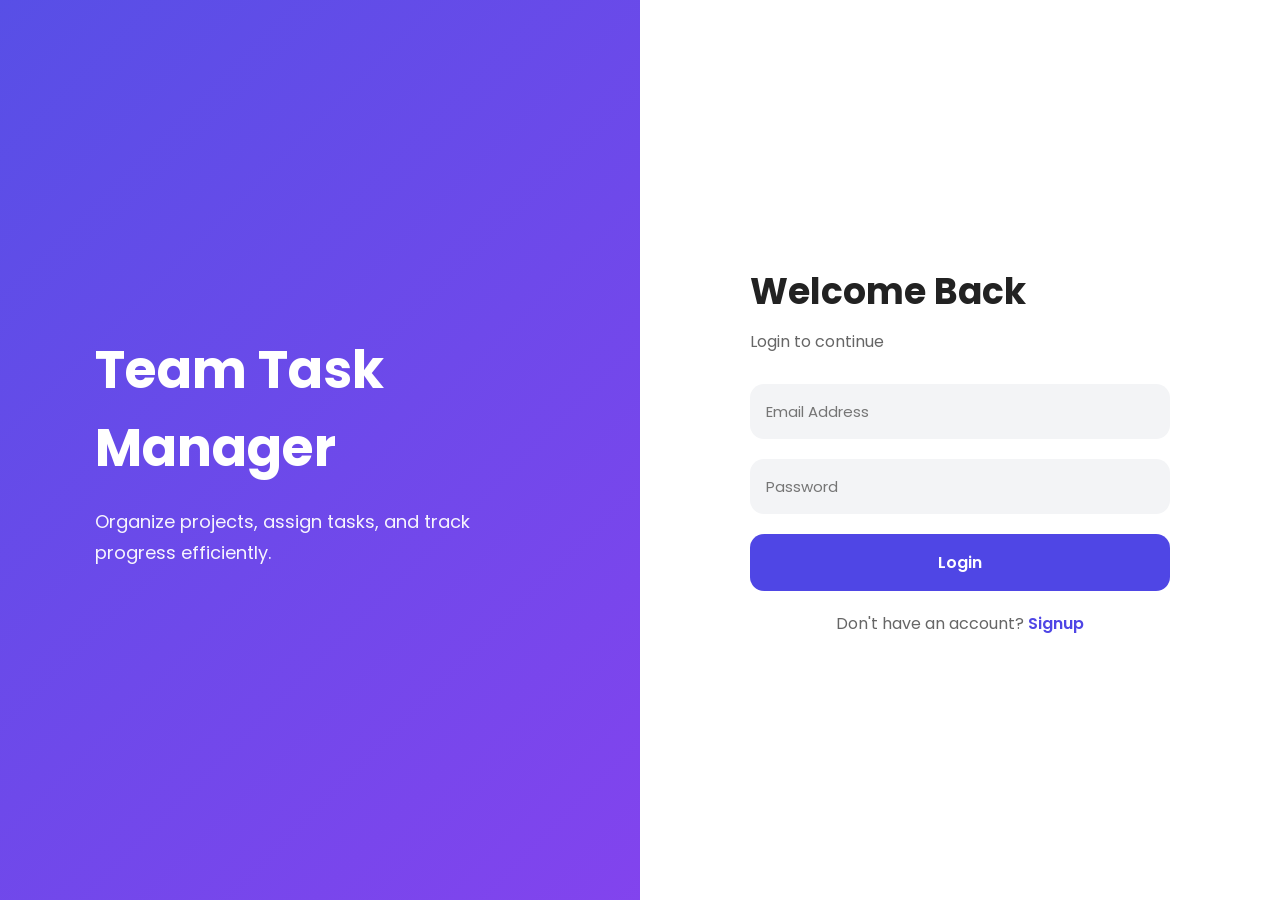
<file: TaskManager/target/classes/static/index.html>
<!DOCTYPE html>
<html lang="en">

<head>

    <meta charset="UTF-8">

    <meta name="viewport"
    content="width=device-width, initial-scale=1.0">

    <title>Team Task Manager</title>

    <link rel="stylesheet" href="style.css">

    <link href="https://fonts.googleapis.com/css2?family=Poppins:wght@300;400;500;600;700&display=swap"
    rel="stylesheet">

</head>

<body>

<div class="container">

    <div class="navbar">

        <div class="logo">
            Team Task Manager
        </div>

        <div class="user-info">

            <span id="username"></span>

            <span id="roleBadge"></span>

            <button onclick="logout()">
                Logout
            </button>

        </div>

    </div>

    <div class="header">

        <h1>
            Team Task Manager
        </h1>

        <p>
            Manage projects, assign tasks,
            and track team progress efficiently
        </p>

    </div>

    <div class="task-form">

        <div class="form-grid">

            <input type="text"
            id="title"
            placeholder="Task Title">

            <input type="text"
            id="project"
            placeholder="Project Name">

            <input type="text"
            id="assignedTo"
            placeholder="Assign To">

            <input type="date"
            id="dueDate">

        </div>

        <textarea
        id="description"
        placeholder="Task Description"></textarea>

        <button onclick="addTask()">
            Create Task
        </button>

    </div>

    <div id="taskList"
    class="task-grid"></div>

</div>

<script src="script.js"></script>

</body>
</html>
</file>
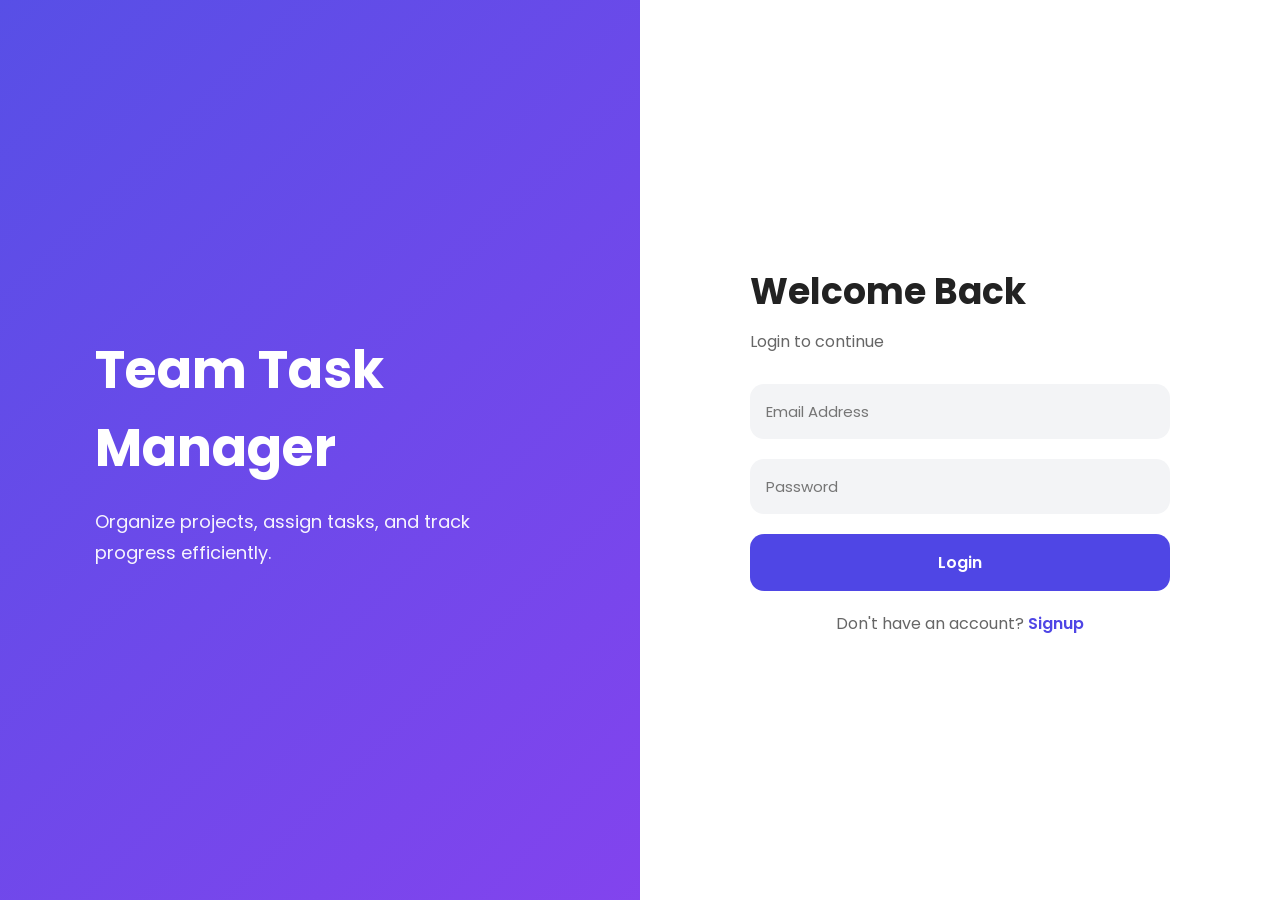
<file: TaskManager/target/classes/static/login.html>
<!DOCTYPE html>
<html lang="en">

<head>

    <meta charset="UTF-8">

    <meta name="viewport"
    content="width=device-width, initial-scale=1.0">

    <title>Login | Team Task Manager</title>

    <link rel="stylesheet" href="auth.css">

    <link href="https://fonts.googleapis.com/css2?family=Poppins:wght@300;400;500;600;700&display=swap"
    rel="stylesheet">

</head>

<body>

<div class="auth-container">

    <div class="left-panel">

        <div class="overlay">

            <h1>
                Team Task Manager
            </h1>

            <p>
                Organize projects, assign tasks,
                and track progress efficiently.
            </p>

        </div>

    </div>

    <div class="right-panel">

        <div class="auth-card">

            <h2>Welcome Back</h2>

            <p class="subtitle">
                Login to continue
            </p>

            <input type="email"
            id="loginEmail"
            placeholder="Email Address">

            <input type="password"
            id="loginPassword"
            placeholder="Password">

            <button onclick="login()">
                Login
            </button>

            <div class="bottom-link">

                Don't have an account?

                <a href="signup.html">
                    Signup
                </a>

            </div>

        </div>

    </div>

</div>

<script src="auth.js"></script>

</body>
</html>
</file>
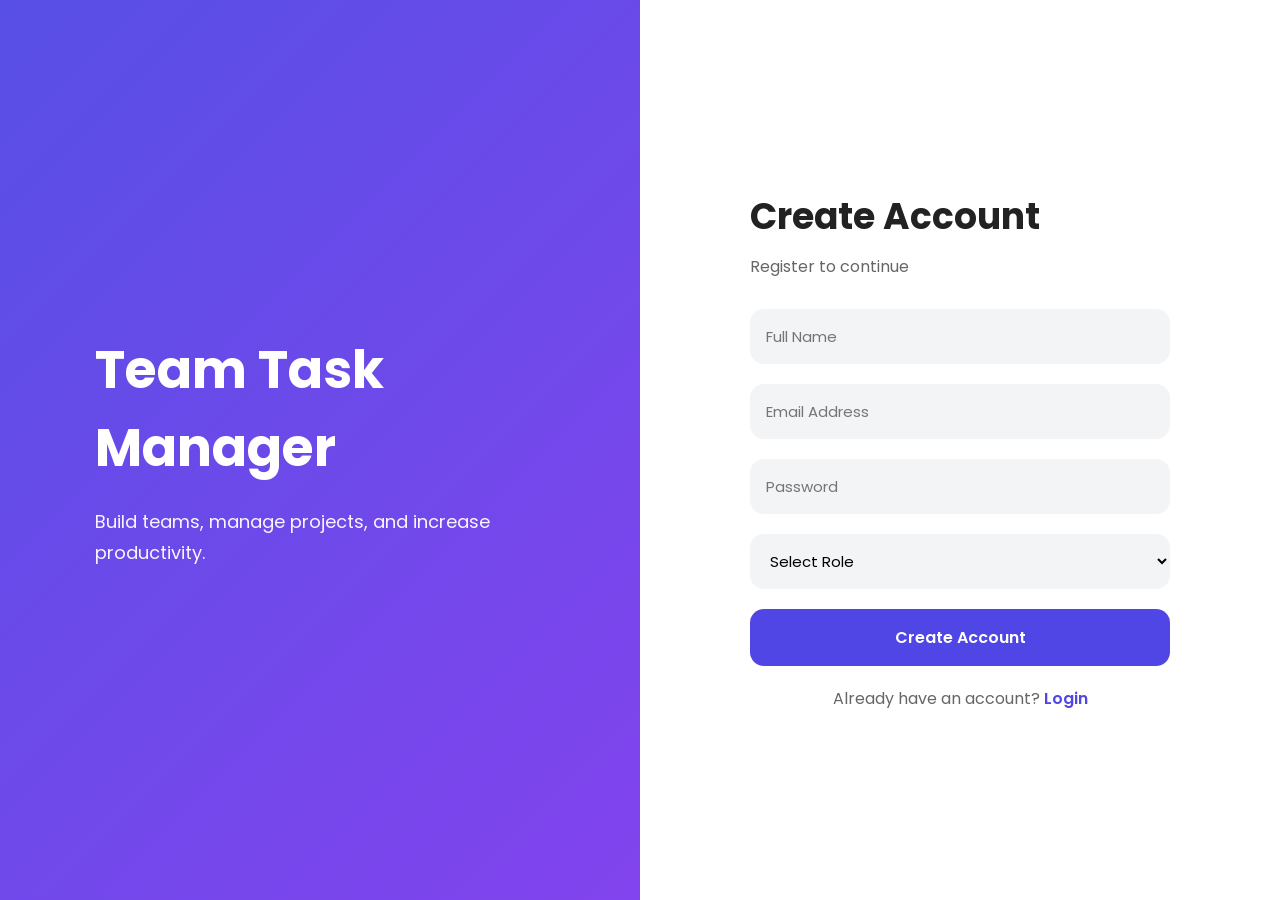
<file: TaskManager/target/classes/static/signup.html>
<!DOCTYPE html>
<html lang="en">

<head>

    <meta charset="UTF-8">

    <meta name="viewport"
    content="width=device-width, initial-scale=1.0">

    <title>Signup | Team Task Manager</title>

    <link rel="stylesheet" href="auth.css">

    <link href="https://fonts.googleapis.com/css2?family=Poppins:wght@300;400;500;600;700&display=swap"
    rel="stylesheet">

</head>

<body>

<div class="auth-container">

    <div class="left-panel">

        <div class="overlay">

            <h1>
                Team Task Manager
            </h1>

            <p>
                Build teams, manage projects,
                and increase productivity.
            </p>

        </div>

    </div>

    <div class="right-panel">

        <div class="auth-card">

            <h2>Create Account</h2>

            <p class="subtitle">
                Register to continue
            </p>

            <input type="text"
            id="name"
            placeholder="Full Name">

            <input type="email"
            id="email"
            placeholder="Email Address">

            <input type="password"
            id="password"
            placeholder="Password">

            <select id="role">

                <option value="">
                    Select Role
                </option>

                <option value="ADMIN">
                    ADMIN
                </option>

                <option value="MEMBER">
                    MEMBER
                </option>

            </select>

            <button onclick="signup()">
                Create Account
            </button>

            <div class="bottom-link">

                Already have an account?

                <a href="login.html">
                    Login
                </a>

            </div>

        </div>

    </div>

</div>

<script src="auth.js"></script>

</body>
</html>
</file>
<file: TaskManager/target/classes/static/style.css>
*{
    margin:0;
    padding:0;
    box-sizing:border-box;
    font-family:'Poppins',sans-serif;
}

body{
    background:linear-gradient(135deg,#4f46e5,#7c3aed);
    min-height:100vh;
    padding:40px;
}

.container{
    width:90%;
    max-width:1300px;
    margin:auto;
}

.navbar{
    background:white;
    padding:20px 30px;
    border-radius:20px;
    margin-bottom:30px;

    display:flex;
    justify-content:space-between;
    align-items:center;

    box-shadow:0 10px 25px rgba(0,0,0,0.15);
}

.logo{
    font-size:24px;
    font-weight:700;
    color:#222;
}

.user-info{
    display:flex;
    align-items:center;
    gap:15px;
}

#username{
    font-weight:600;
    color:#333;
}

#roleBadge{
    padding:8px 16px;
    border-radius:20px;
    background:#4f46e5;
    color:white;
    font-size:13px;
    font-weight:600;
}

.user-info button{
    padding:10px 18px;
    border:none;
    background:#ef4444;
    color:white;
    border-radius:10px;
    cursor:pointer;
    font-weight:600;
}

.header{
    text-align:center;
    color:white;
    margin-bottom:40px;
}

.header h1{
    font-size:52px;
    font-weight:700;
    margin-bottom:10px;
}

.header p{
    font-size:18px;
    opacity:0.9;
}

.task-form{
    background:white;
    padding:35px;
    border-radius:24px;
    margin-bottom:40px;
    box-shadow:0 15px 40px rgba(0,0,0,0.2);
}

.form-grid{
    display:grid;
    grid-template-columns:repeat(auto-fit,minmax(250px,1fr));
    gap:20px;
    margin-bottom:20px;
}

.task-form input,
.task-form textarea{
    width:100%;
    padding:16px;
    border:none;
    outline:none;
    background:#f5f5f5;
    border-radius:14px;
    font-size:15px;
}

.task-form textarea{
    resize:none;
    height:120px;
    margin-bottom:20px;
}

.task-form button{
    width:100%;
    padding:16px;
    border:none;
    background:#4f46e5;
    color:white;
    font-size:18px;
    border-radius:14px;
    cursor:pointer;
    font-weight:600;
    transition:0.3s;
}

.task-form button:hover{
    background:#4338ca;
    transform:translateY(-2px);
}

.task-grid{
    display:grid;
    grid-template-columns:repeat(auto-fit,minmax(340px,1fr));
    gap:25px;
}

.task-card{
    background:white;
    border-radius:22px;
    padding:25px;
    box-shadow:0 10px 25px rgba(0,0,0,0.15);
    transition:0.3s;
}

.task-card:hover{
    transform:translateY(-6px);
}

.task-card h3{
    font-size:24px;
    color:#222;
    margin-bottom:15px;
}

.task-card p{
    color:#555;
    margin-bottom:10px;
    line-height:1.5;
}

.tag{
    display:inline-block;
    padding:8px 16px;
    border-radius:20px;
    font-size:13px;
    font-weight:600;
    margin-top:10px;
}

.button-group{
    display:flex;
    gap:12px;
    margin-top:20px;
}

.complete-btn{
    flex:1;
    padding:12px;
    border:none;
    background:#22c55e;
    color:white;
    border-radius:10px;
    cursor:pointer;
    font-weight:600;
}

.complete-btn:hover{
    background:#16a34a;
}

.delete-btn{
    flex:1;
    padding:12px;
    border:none;
    background:#ef4444;
    color:white;
    border-radius:10px;
    cursor:pointer;
    font-weight:600;
}

.delete-btn:hover{
    background:#dc2626;
}

.overdue{
    color:#ef4444;
    font-weight:600;
}

.empty{
    text-align:center;
    color:white;
    font-size:24px;
    margin-top:40px;
}
</file>
<file: TaskManager/target/classes/static/auth.css>
*{
    margin:0;
    padding:0;
    box-sizing:border-box;
    font-family:'Poppins',sans-serif;
}

body{
    min-height:100vh;
    background:#f5f7fb;
}

.auth-container{
    display:flex;
    min-height:100vh;
}

.left-panel{
    flex:1;
    background:
    linear-gradient(
    135deg,
    rgba(79,70,229,0.95),
    rgba(124,58,237,0.95)),
    url('https://images.unsplash.com/photo-1522202176988-66273c2fd55f?q=80&w=1200');

    background-size:cover;
    background-position:center;

    display:flex;
    justify-content:center;
    align-items:center;
    padding:40px;
}

.overlay{
    color:white;
    max-width:450px;
}

.overlay h1{
    font-size:52px;
    font-weight:700;
    margin-bottom:20px;
}

.overlay p{
    font-size:18px;
    line-height:1.7;
    opacity:0.95;
}

.right-panel{
    flex:1;
    display:flex;
    justify-content:center;
    align-items:center;
    padding:40px;
    background:white;
}

.auth-card{
    width:100%;
    max-width:420px;
}

.auth-card h2{
    font-size:36px;
    margin-bottom:10px;
    color:#222;
}

.subtitle{
    color:#666;
    margin-bottom:30px;
}

.auth-card input,
.auth-card select{
    width:100%;
    padding:16px;
    margin-bottom:20px;
    border:none;
    background:#f3f4f6;
    border-radius:14px;
    outline:none;
    font-size:15px;
}

.auth-card input:focus,
.auth-card select:focus{
    border:2px solid #4f46e5;
    background:white;
}

.auth-card button{
    width:100%;
    padding:16px;
    border:none;
    background:#4f46e5;
    color:white;
    border-radius:14px;
    font-size:16px;
    font-weight:600;
    cursor:pointer;
    transition:0.3s;
}

.auth-card button:hover{
    background:#4338ca;
    transform:translateY(-2px);
}

.bottom-link{
    margin-top:20px;
    text-align:center;
    color:#666;
}

.bottom-link a{
    color:#4f46e5;
    text-decoration:none;
    font-weight:600;
}

@media(max-width:900px){

    .left-panel{
        display:none;
    }

    .right-panel{
        width:100%;
    }
}
</file>
